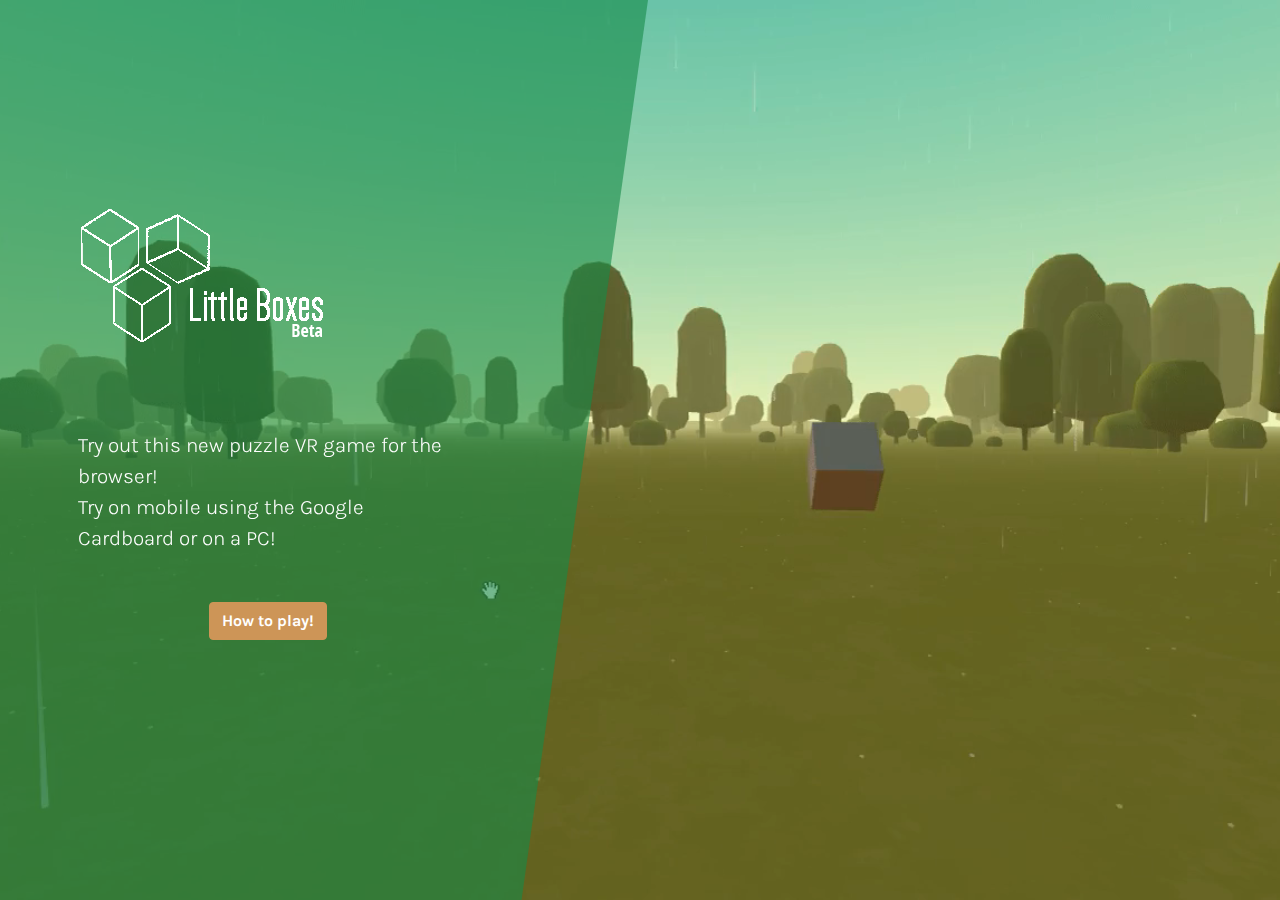
<file: index.html>
<!DOCTYPE html>
<html lang="en">

<head>

  <meta charset="utf-8">
  <meta name="viewport" content="width=device-width, initial-scale=1, shrink-to-fit=no">
  <meta name="description" content="A VR Adventure game taken place in the browser">
  <meta name="author" content="David Church">

  <title>Little Boxes</title>

  <!-- Bootstrap -->
  <link rel="stylesheet" href="https://stackpath.bootstrapcdn.com/bootstrap/4.3.1/css/bootstrap.min.css" integrity="sha384-ggOyR0iXCbMQv3Xipma34MD+dH/1fQ784/j6cY/iJTQUOhcWr7x9JvoRxT2MZw1T" crossorigin="anonymous">

  <!-- Custom styles  -->
  <link href="css/css.css" rel="stylesheet">

  <!-- Fonts -->
  <link href="https://fonts.googleapis.com/css?family=Karla" rel="stylesheet"> 

  <link rel='shortcut icon' type='image/x-icon' href='img/favicon.ico' />

</head>

<body>
  <header class="masthead">
    <div class="container d-flex h-100 align-items-center">
      <div class="masthead-bg"></div>
      <div class="container h-100">
        <div class="row h-100">
          <div class="col-12 my-auto">
            <div class="masthead-content text-white py-5 py-md-0">
              <img src="img/logo.png">
              <p class="mb-5">Try out this new puzzle VR game for the browser! <br> Try on mobile using the Google Cardboard or on a PC!</p>
                <div class="input-group-append">
                  <a class="btn btn-secondary" type="button" href="tutorial.html">How to play!</a>
                </div>
              </div>
            </div>
          </div>
        </div>
      </div>
    </header>

    <div>
      <video playsinline="playsinline" autoplay="autoplay" muted="muted" loop="loop">
        <source src="mp4/bg.mp4" type="video/mp4">
      </video>
    </div>

  <!-- Bootstrap core JavaScript -->
  <script src="https://code.jquery.com/jquery-3.3.1.slim.min.js" integrity="sha384-q8i/X+965DzO0rT7abK41JStQIAqVgRVzpbzo5smXKp4YfRvH+8abtTE1Pi6jizo" crossorigin="anonymous"></script>

  <script src="https://cdnjs.cloudflare.com/ajax/libs/popper.js/1.14.7/umd/popper.min.js" integrity="sha384-UO2eT0CpHqdSJQ6hJty5KVphtPhzWj9WO1clHTMGa3JDZwrnQq4sF86dIHNDz0W1" crossorigin="anonymous"></script>

  <script src="https://stackpath.bootstrapcdn.com/bootstrap/4.3.1/js/bootstrap.min.js" integrity="sha384-JjSmVgyd0p3pXB1rRibZUAYoIIy6OrQ6VrjIEaFf/nJGzIxFDsf4x0xIM+B07jRM" crossorigin="anonymous"></script>

  <script src="js/js.js"></script>

</body>

</html>
</file>
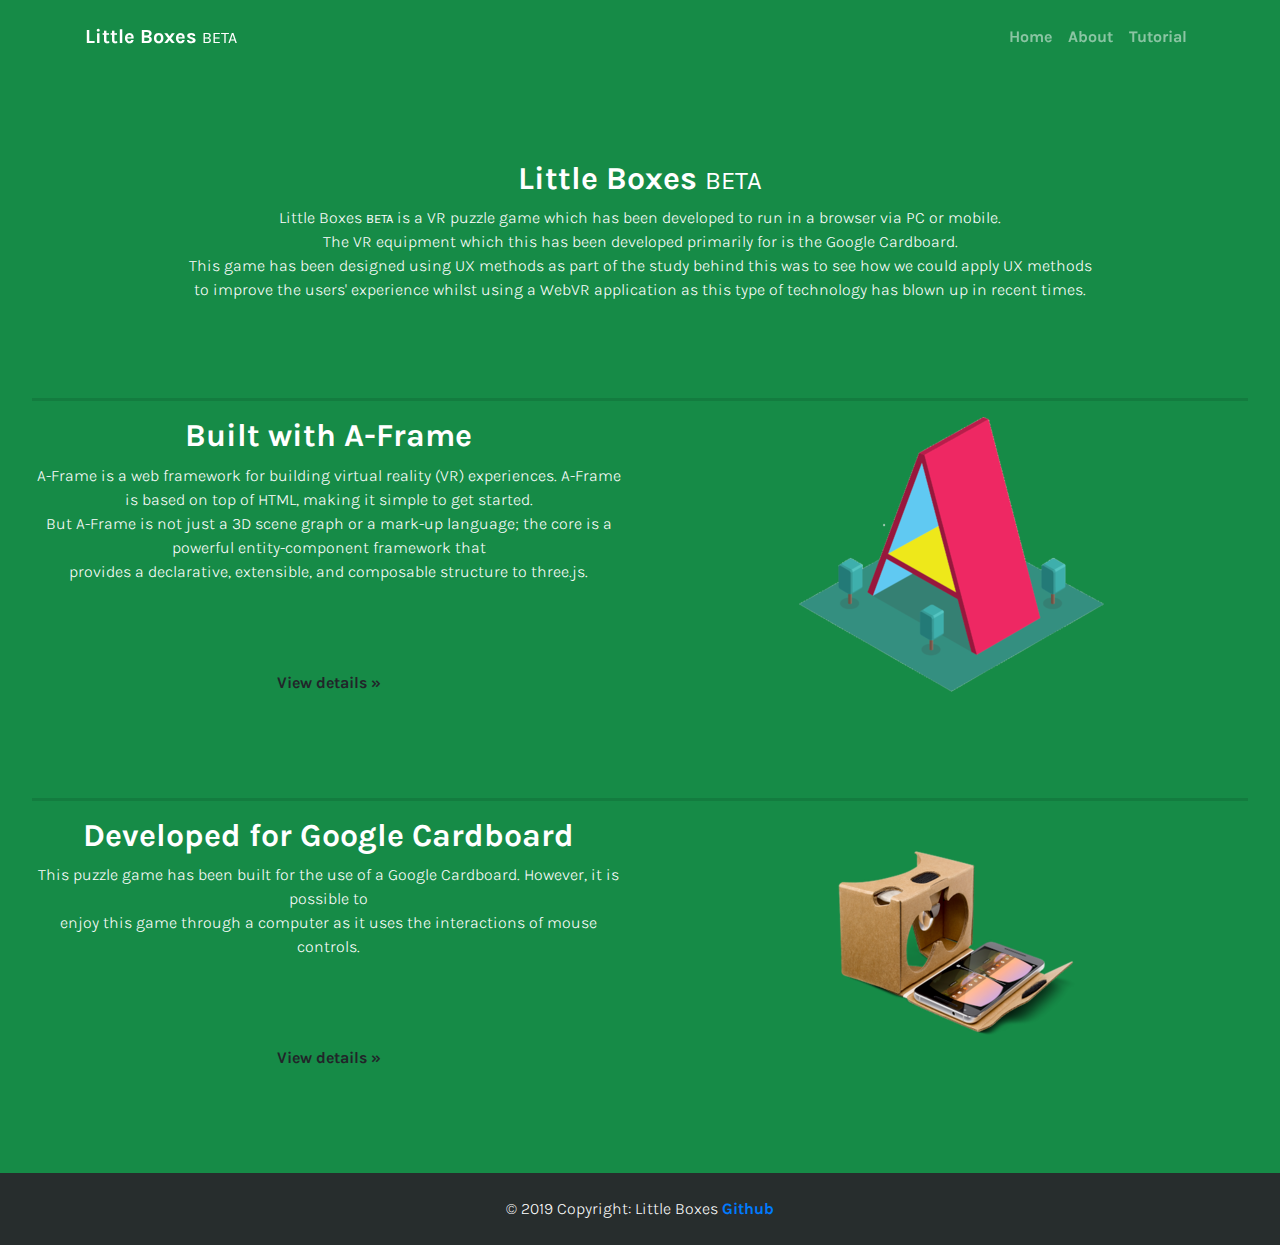
<file: about.html>
<!DOCTYPE html>
<html lang="en">

<head>

  <meta charset="utf-8">
  <meta name="viewport" content="width=device-width, initial-scale=1, shrink-to-fit=no">
  <meta name="description" content="A VR Adventure game taken place in the browser">
  <meta name="author" content="David Church">

  <title>Little Boxes - About</title>

  <!-- Bootstrap -->
  <link rel="stylesheet" href="https://stackpath.bootstrapcdn.com/bootstrap/4.3.1/css/bootstrap.min.css" integrity="sha384-ggOyR0iXCbMQv3Xipma34MD+dH/1fQ784/j6cY/iJTQUOhcWr7x9JvoRxT2MZw1T" crossorigin="anonymous">

  <!-- Custom styles  -->
  <link href="css/css.css" rel="stylesheet">

  <!-- Fonts -->
  <link href="https://fonts.googleapis.com/css?family=Karla" rel="stylesheet"> 

  <link rel='shortcut icon' type='image/x-icon' href='img/favicon.ico' />

</head>

<body>
    <!-- Navigation -->
    <nav class="navbar navbar-expand-lg navbar-dark fixed-top" id="mainNav">
      <div class="container">
        <a class="navbar-brand js-scroll-trigger" href="index.html">Little Boxes <small>BETA</small></a>
        <button class="navbar-toggler navbar-toggler-right" type="button" data-toggle="collapse" data-target="#navbarResponsive" aria-controls="navbarResponsive" aria-expanded="false" aria-label="Toggle navigation">
          Menu
          <i class="fas fa-bars"></i>
        </button>
        <div class="collapse navbar-collapse" id="navbarResponsive">
          <ul class="navbar-nav ml-auto">
            <li class="nav-item">
              <a class="nav-link js-scroll-trigger" href="index.html">Home</a>
            </li>
            <li class="nav-item">
              <a class="nav-link js-scroll-trigger" href="#">About</a>
            </li>
            <li class="nav-item">
              <a class="nav-link js-scroll-trigger" href="tutorial.html">Tutorial</a>
            </li>
          </ul>
        </div>
      </div>
    </nav>

    <section id="about" class="about-section text-center">
      <div class="row">
        <div class="col-md-12">
          <div class="row">
            <div class="col-md-12">
              <h2>
                Little Boxes <small>BETA</small>
              </h2>
              <p>
                Little Boxes <small>BETA</small> is a VR puzzle game which has been developed to run in a browser via PC or mobile. <br> The VR equipment which this has been developed primarily for is the Google Cardboard. <br>

                This game has been designed using UX methods as part of the study behind this was to see how we could apply UX methods <br> to improve the users' experience whilst using a WebVR application as this type of technology has blown up in recent times. 
            </div>
          </div>

          <hr>

          <div class="row">
            <div class="col-md-6">
              <h2>
                Built with A-Frame
              </h2>
              <p>
                A-Frame is a web framework for building virtual reality (VR) experiences. A-Frame is based on top of HTML, making it simple to get started. <br> But A-Frame is not just a 3D scene graph or a mark-up language; the core is a powerful entity-component framework that <br> provides a declarative, extensible, and composable structure to three.js.
              </p>
              <p>
                <a class="btn" href="https://aframe.io/">View details »</a>
              </p>
            </div>

            <div class="col-md-6">
              <img src="img/aframe.png">
            </div>
          </div>

          <hr>

          <div class="row">
            <div class="col-md-6">
              <h2>
                Developed for Google Cardboard
              </h2>
              <p>
                This puzzle game has been built for the use of a Google Cardboard. However, it is possible to <br> enjoy this game through a computer as it uses the interactions of mouse controls.
              </p>
              <p>
                <a class="btn" href="https://vr.google.com/cardboard/">View details »</a>
              </p>
            </div>

            <div class="col-md-6">
              <img src="img/cardboard.png">
            </div>
          </div>

        </div>
      </div>
    </section>

    <!-- Footer -->
    <footer class="page-footer font-small cyan darken-3">
      <!-- Copyright -->
      <div class="footer-copyright text-center py-3">
        © 2019 Copyright: Little Boxes <a href="https://github.com/DavidChurch97/WebVR"> Github </a>
      </div>
      <!-- Copyright -->
    </footer>
    <!-- Footer -->

  <!-- Bootstrap core JavaScript -->
  <script src="https://code.jquery.com/jquery-3.3.1.slim.min.js" integrity="sha384-q8i/X+965DzO0rT7abK41JStQIAqVgRVzpbzo5smXKp4YfRvH+8abtTE1Pi6jizo" crossorigin="anonymous"></script>
  <script src="https://cdnjs.cloudflare.com/ajax/libs/popper.js/1.14.7/umd/popper.min.js" integrity="sha384-UO2eT0CpHqdSJQ6hJty5KVphtPhzWj9WO1clHTMGa3JDZwrnQq4sF86dIHNDz0W1" crossorigin="anonymous"></script>
  <script src="https://stackpath.bootstrapcdn.com/bootstrap/4.3.1/js/bootstrap.min.js" integrity="sha384-JjSmVgyd0p3pXB1rRibZUAYoIIy6OrQ6VrjIEaFf/nJGzIxFDsf4x0xIM+B07jRM" crossorigin="anonymous"></script>

</body>

</html>
</file>
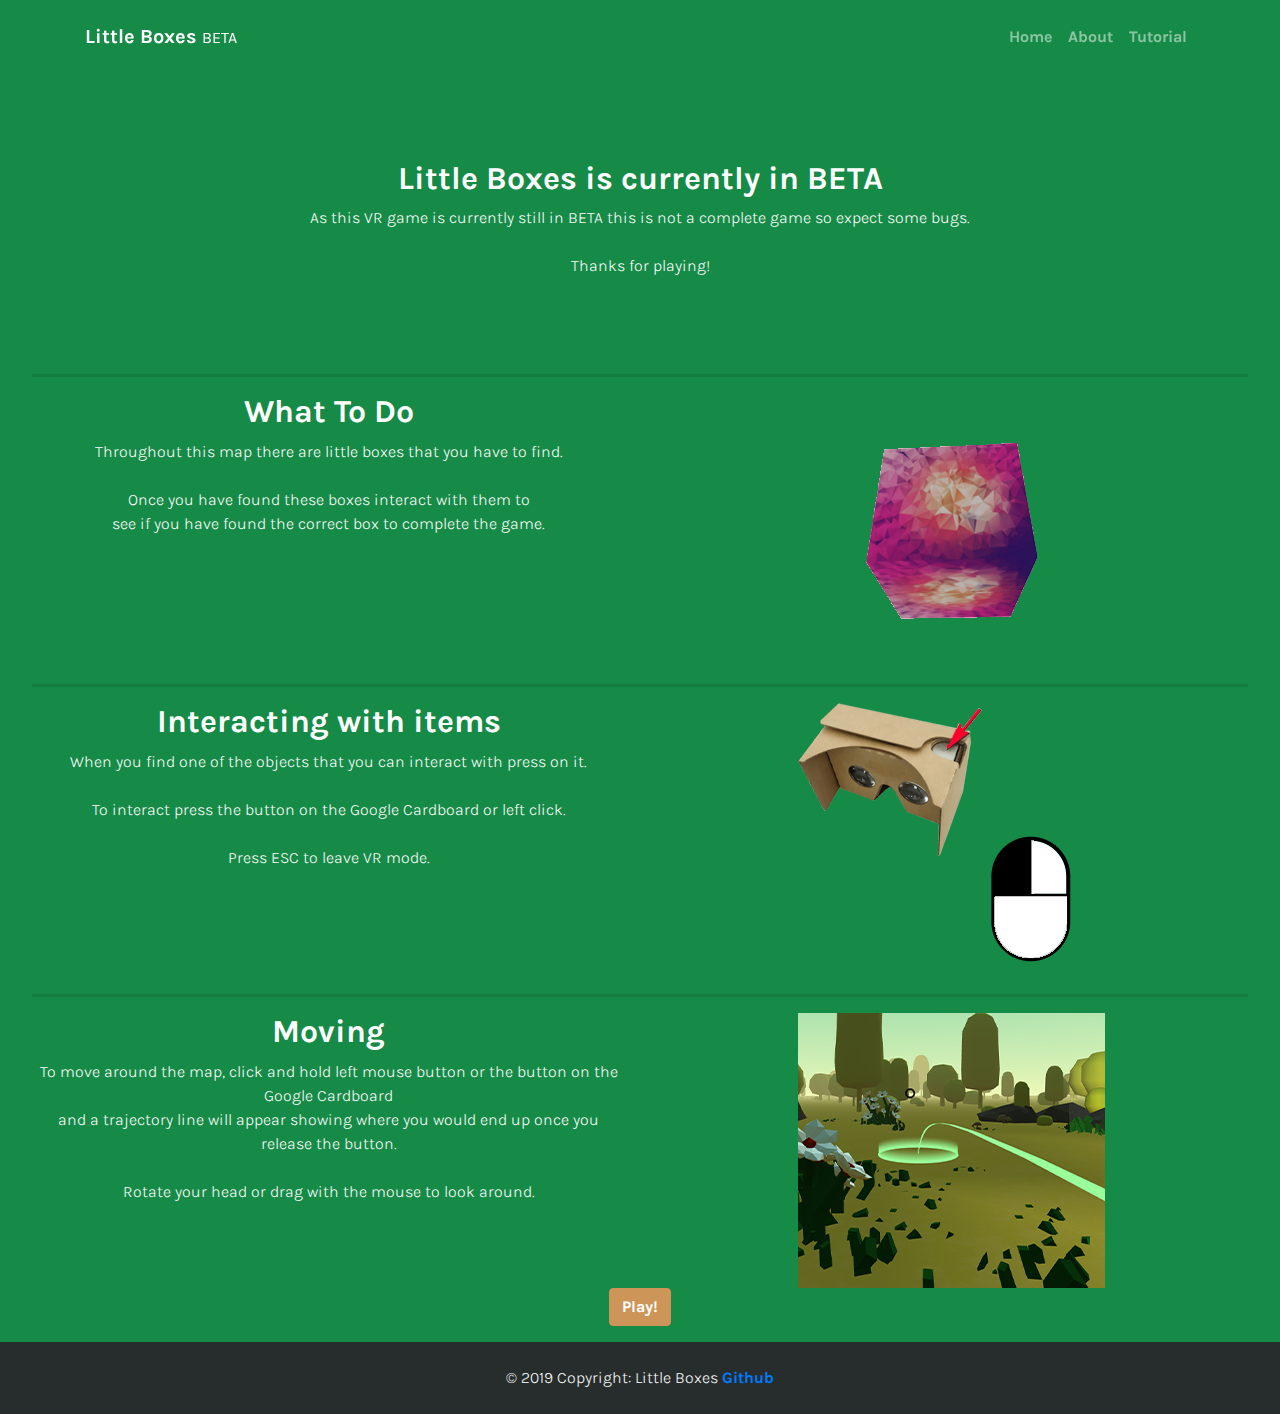
<file: tutorial.html>
<!DOCTYPE html>
<html lang="en">

<head>

  <meta charset="utf-8">
  <meta name="viewport" content="width=device-width, initial-scale=1, shrink-to-fit=no">
  <meta name="description" content="A VR Adventure game taken place in the browser">
  <meta name="author" content="David Church">

  <title>Little Boxes - Tutorial</title>

  <!-- Bootstrap -->
  <link rel="stylesheet" href="https://stackpath.bootstrapcdn.com/bootstrap/4.3.1/css/bootstrap.min.css" integrity="sha384-ggOyR0iXCbMQv3Xipma34MD+dH/1fQ784/j6cY/iJTQUOhcWr7x9JvoRxT2MZw1T" crossorigin="anonymous">

  <!-- Custom styles  -->
  <link href="css/css.css" rel="stylesheet">

  <!-- Fonts -->
  <link href="https://fonts.googleapis.com/css?family=Karla" rel="stylesheet"> 

  <link rel='shortcut icon' type='image/x-icon' href='img/favicon.ico' />

</head>

<body>
    <!-- Navigation -->
    <nav class="navbar navbar-expand-lg navbar-dark fixed-top" id="mainNav">
      <div class="container">
        <a class="navbar-brand js-scroll-trigger" href="index.html">Little Boxes <small>BETA</small> </a>
        <button class="navbar-toggler navbar-toggler-right" type="button" data-toggle="collapse" data-target="#navbarResponsive" aria-controls="navbarResponsive" aria-expanded="false" aria-label="Toggle navigation">
          Menu
          <i class="fas fa-bars"></i>
        </button>
        <div class="collapse navbar-collapse" id="navbarResponsive">
          <ul class="navbar-nav ml-auto">
            <li class="nav-item">
              <a class="nav-link js-scroll-trigger" href="index.html">Home</a>
            </li>
            <li class="nav-item">
              <a class="nav-link js-scroll-trigger" href="about.html">About</a>
            </li>
            <li class="nav-item">
              <a class="nav-link js-scroll-trigger" href="#">Tutorial</a>
            </li>
          </ul>
        </div>
      </div>
    </nav>

    <section id="tutorial" class="tutorial-section text-center">
      <div class="row">
        <div class="col-md-12 mx-auto">
          <div class="row">
              <div class="col-md-12">
                <h2>
                  Little Boxes is currently in BETA
                </h2>
                <p>
                  As this VR game is currently still in BETA this is not a complete game so expect some bugs. <br><br>
                  Thanks for playing!
                </p>
              </div>
            </div>

            <hr>

          <div class="row">
            <div class="col-md-6">
              <h2>
                What To Do
              </h2>
                <p>Throughout this map there are little boxes that you have to find.<br><br>
                Once you have found these boxes interact with them to <br> see if you have found the correct box to complete the game.</p>
            </div>

            <div class="col-md-6">
              <img src="img/box-model.png">
            </div>
          </div>

          <hr>

          <div class="row">
            <div class="col-md-6">
              <h2>
                Interacting with items
              </h2>
              <p>
                When you find one of the objects that you can interact with press on it.<br><br>
                To interact press the button on the Google Cardboard or left click. <br> <br>
                Press ESC to leave VR mode.
              </p>
            </div>

            <div class="col-md-6">
              <img src="img/button-cardboard_mouse.png">
            </div>
          </div>

            <hr>

            <div class="row">
              <div class="col-md-6">
                <h2>
                  Moving
                </h2>
                <p>
                  To move around the map, click and hold left mouse button or the button on the Google Cardboard <br>
                  and a trajectory line will appear showing where you would end up once you release the button.<br> <br> 
                  Rotate your head or drag with the mouse to look around.
                </p>
              </div>

              <div class="col-md-6">
              <img src="img/teleport-line.png">
              </div>
            </div>

            <div class="input-group-append">
                  <a class="btn btn-secondary" type="button" href="vr.html">Play!</a>
            </div>
      </div>
    </section>

    <!-- Footer -->
    <footer class="page-footer font-small cyan darken-3">
      <!-- Copyright -->
      <div class="footer-copyright text-center py-3">
        © 2019 Copyright: Little Boxes <a href="https://github.com/DavidChurch97/WebVR"> Github </a>
      </div>
      <!-- Copyright -->
    </footer>
    <!-- Footer -->

  <!-- Bootstrap core JavaScript -->
  <script src="https://code.jquery.com/jquery-3.3.1.slim.min.js" integrity="sha384-q8i/X+965DzO0rT7abK41JStQIAqVgRVzpbzo5smXKp4YfRvH+8abtTE1Pi6jizo" crossorigin="anonymous"></script>
  <script src="https://cdnjs.cloudflare.com/ajax/libs/popper.js/1.14.7/umd/popper.min.js" integrity="sha384-UO2eT0CpHqdSJQ6hJty5KVphtPhzWj9WO1clHTMGa3JDZwrnQq4sF86dIHNDz0W1" crossorigin="anonymous"></script>
  <script src="https://stackpath.bootstrapcdn.com/bootstrap/4.3.1/js/bootstrap.min.js" integrity="sha384-JjSmVgyd0p3pXB1rRibZUAYoIIy6OrQ6VrjIEaFf/nJGzIxFDsf4x0xIM+B07jRM" crossorigin="anonymous"></script>

</body>

</html>
</file>
<file: css/css.css>
html, body {
  height: 100%;
  min-height: 35rem;
  position: relative;
  font-family: 'Karla', sans-serif;
  font-weight: 300;
  color: #fff;
  margin: 0px;
  padding: 0px; 
}


h1,
h2,
h3,
h4,
h5,
h6 {
  font-family: 'Karla', sans-serif;
  font-weight: 700;
  color: #fff;
}

hr {
  color: rgba(0, 46, 102, 0.8);
  border-width: 3px;
  width: 100%;
}

a:link {
  font-weight: bold;
}

#mainNav {
  min-height: 56px;
}

#mainNav .navbar-toggler {
  font-size: 80%;
  padding: 0.75rem;
  color: #fff;
  border: 1px solid #64a19d;
}

#mainNav .navbar-toggler:focus {
  outline: none;
}

#mainNav .navbar-brand {
  color: #fff;
  font-weight: 700;
  padding: .9rem 0;
}

#mainNav .navbar-nav .nav-item:hover {
  color: fade(white, 80%);
  outline: none;
  background-color: transparent;
}

#mainNav .navbar-nav .nav-item:active, #mainNav .navbar-nav .nav-item:focus {
  outline: none;
  background-color: transparent;
}

video {
  position: fixed;
  top: 50%;
  left: 50%;
  min-width: 100%;
  min-height: 100%;
  width: auto;
  height: auto;
  -webkit-transform: translateX(-50%) translateY(-50%);
  transform: translateX(-50%) translateY(-50%);
  z-index: 0;
}

.masthead {
  position: relative;
  overflow: hidden;
  padding-bottom: 3rem;
  z-index: 2;
}

.masthead .masthead-bg {
  position: absolute;
  top: 0;
  bottom: 0;
  right: 0;
  left: 0;
  width: 100%;
  min-height: 35rem;
  height: 100%;
  background-color: #168b4799;
  -webkit-transform: skewY(4deg);
  transform: skewY(4deg);
  -webkit-transform-origin: bottom right;
  transform-origin: bottom right;
}

.masthead .masthead-content h1 {
  font-size: 2.5rem;
}

.masthead .masthead-content p {
  font-size: 1.2rem;
}

.masthead .masthead-content p strong {
  font-weight: 700;
}

.masthead .masthead-content .input-group-newsletter input {
  height: auto;
  font-size: 1rem;
  padding: 1rem;
}

.masthead .masthead-content .input-group-newsletter button {
  font-size: 0.8rem;
  font-weight: 700;
  text-transform: uppercase;
  letter-spacing: 1px;
  padding: 1rem;
}

@media (min-width: 768px) {
  .masthead {
    height: 100%;
    min-height: 100%;
    width: 40.5rem;
    padding-bottom: 5rem;
  }
  .masthead .masthead-bg {
    min-height: 0;
    -webkit-transform: skewX(-8deg);
    transform: skewX(-8deg);
    -webkit-transform-origin: top right;
    transform-origin: top right;
  }
  .masthead .masthead-content {
    padding-left: 3rem;
    padding-right: 10rem;
  }
  .masthead .masthead-content h1 {
    font-size: 3.5rem;
  }
  .masthead .masthead-content p {
    font-size: 1.3rem;
  }
}

.btn-secondary {
  background-color: #cd9557;
  border-color: #cd9557;
  margin: auto;
}

.btn-secondary:active, .btn-secondary:focus, .btn-secondary:hover {
  background-color: #ba7c37 !important;
  border-color: #ba7c37 !important;
}

.input {
  font-weight: 300 !important;
}

.about-section {
  padding-bottom: 1rem;
  padding-top: 10rem;
  padding-left: 2rem;
  padding-right: 2rem;
  background-color: #168b47;
}

.about-section p {
  margin-bottom: 5rem;
}

.tutorial-section {
  padding-bottom: 1rem;
  padding-top: 10rem;
  padding-left: 2rem;
  padding-right: 2rem;
  background-color: #168b47;
}

.tutorial-section p {
  margin-bottom: 5rem;
}

footer {
  padding: 0.5rem;
  background-color: #272d2d;
}
</file>
